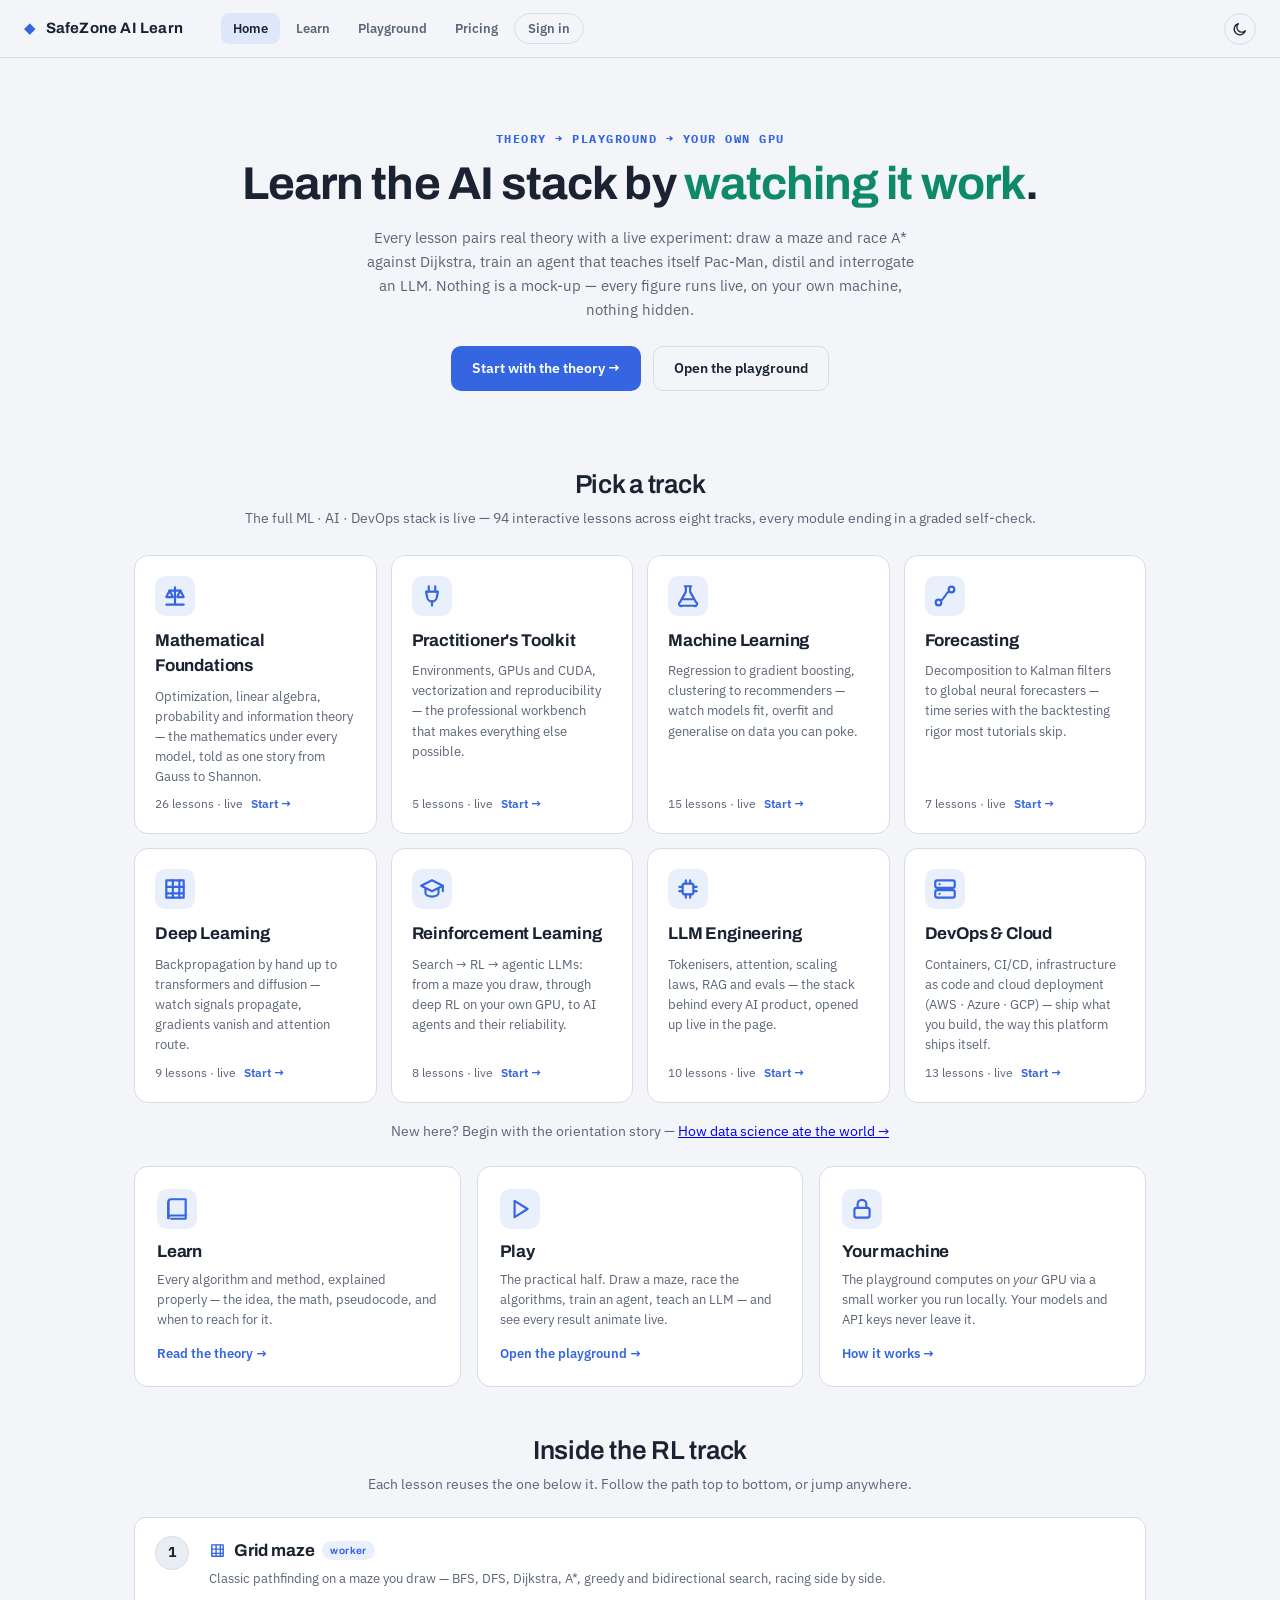
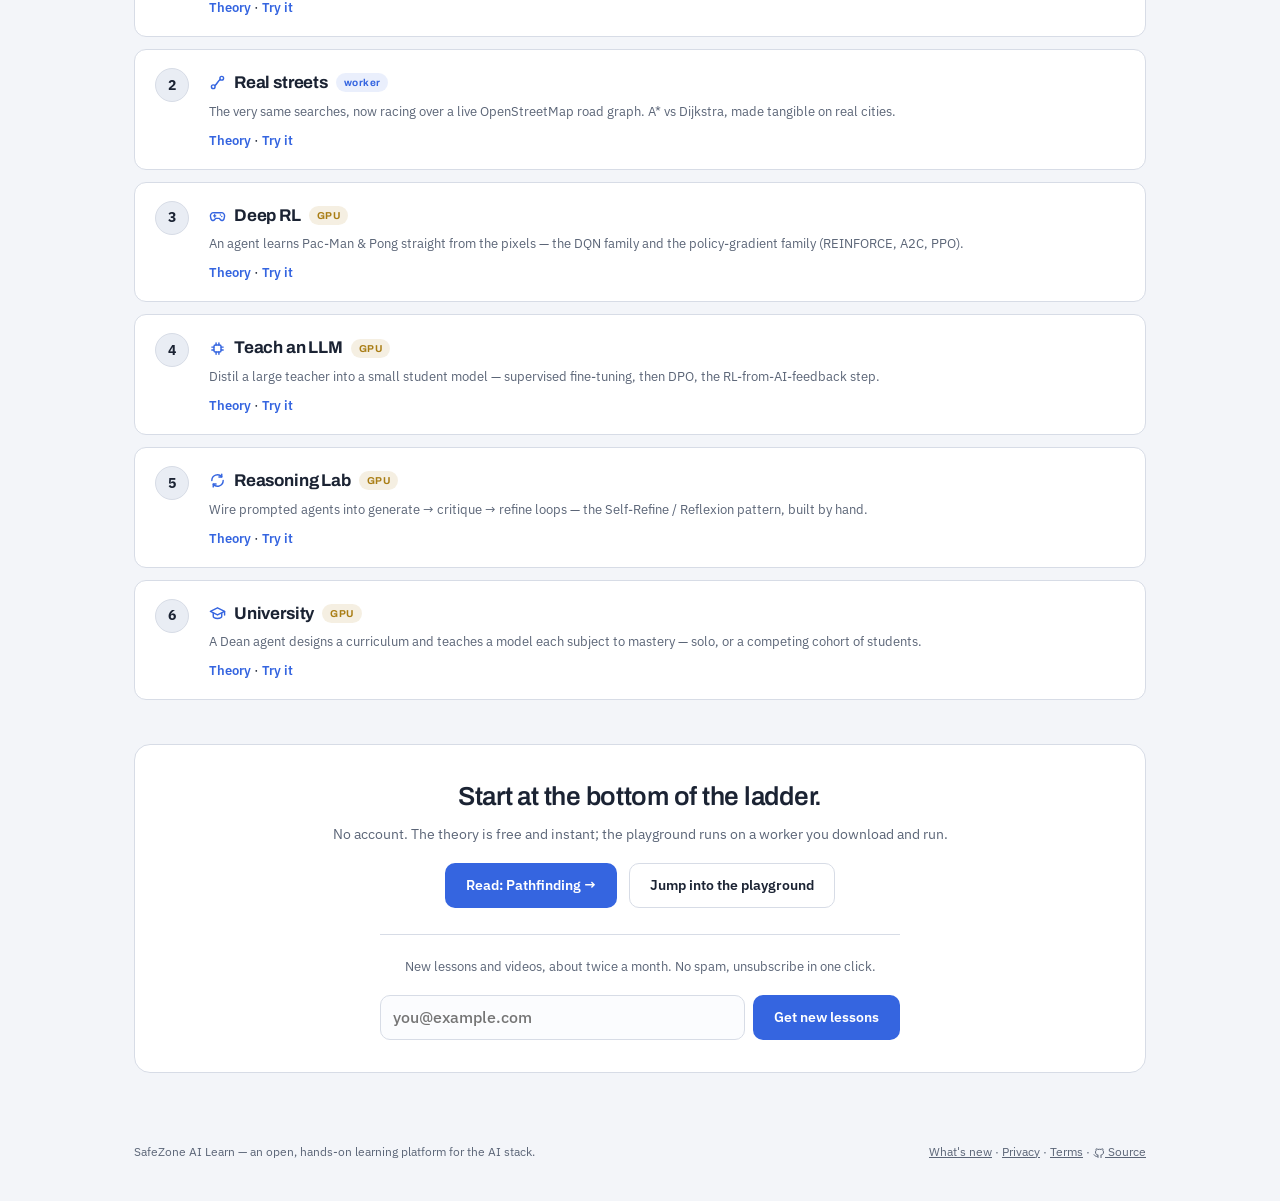
<file: rl_learning/server/static/index.html>
<!DOCTYPE html>
<html lang="en">
<head>
  <meta charset="UTF-8" />
  <meta name="viewport" content="width=device-width, initial-scale=1.0" />
  <title>SafeZone AI Learn — watch algorithms work, from pathfinding to agentic LLMs</title>
  <meta name="description" content="A hands-on learning platform for the full AI stack — 94 interactive lessons across nine tracks: mathematical foundations, machine learning, deep learning, reinforcement learning, LLM engineering, forecasting and DevOps. Read the theory, watch it run, then train on your own GPU." />
  <meta property="og:title" content="SafeZone AI Learn" />
  <meta property="og:description" content="Learn the AI stack by watching it work. Theory plus a live playground that runs on your own machine." />
  <meta property="og:type" content="website" />
  <meta property="og:url" content="https://rl.safezoneaitech.com/" />
  <meta property="og:site_name" content="SafeZone AI Learn" />
  <meta property="og:image" content="https://rl.safezoneaitech.com/og-default.png" />
  <meta name="twitter:card" content="summary_large_image" />
  <link rel="canonical" href="https://rl.safezoneaitech.com/" />
  <link rel="icon" href="data:image/svg+xml,%3Csvg xmlns='http://www.w3.org/2000/svg' viewBox='0 0 24 24'%3E%3Cpath fill='%235b8cff' d='M12 2 22 12 12 22 2 12z'/%3E%3C/svg%3E" />
  <link rel="preconnect" href="https://fonts.googleapis.com" />
  <link rel="preconnect" href="https://fonts.gstatic.com" crossorigin />
  <link href="https://fonts.googleapis.com/css2?family=Archivo:wght@500;600;700;800&family=IBM+Plex+Mono:wght@400;500&family=IBM+Plex+Sans:ital,wght@0,400;0,500;0,600;1,400&display=swap" rel="stylesheet" />
  <script src="theme.js"></script>
  <link rel="stylesheet" href="style.css" />
  <script src="https://dashboard.safezoneaitech.com/tracker.js"
          data-app="rl_learning"
          data-endpoint="https://qp6sci9cd8.execute-api.eu-west-2.amazonaws.com/prod/track"
          defer></script>
</head>
<body class="page">
  <script src="icons.js"></script>

  <div class="topbar">
    <a class="brand" href="/">
      <span class="brand-mark">◆</span>
      <span class="brand-name">SafeZone AI Learn</span>
    </a>
    <button class="nav-toggle" data-nav-toggle aria-label="Menu">&#9776;</button>
    <nav class="topnav">
      <a href="/" class="active">Home</a>
      <a href="/learn">Learn</a>
      <a href="/play">Playground</a>
      <a href="/pricing">Pricing</a>
      <a href="/login" class="acct" data-account>Sign in</a>
    </nav>
    <div class="topbar-tools">
      <button class="theme-toggle ghost" data-theme-toggle aria-label="Switch between light and dark theme" title="Switch theme">
        <svg class="ic tt-sun"><use href="#i-sun"></use></svg>
        <svg class="ic tt-moon"><use href="#i-moon"></use></svg>
      </button>
    </div>
  </div>

  <main class="page-main">
    <!-- Hero -->
    <section class="hero">
      <p class="hero-kicker">theory → playground → your own GPU</p>
      <h1 class="hero-title">Learn the AI stack by <span class="accent">watching it work</span>.</h1>
      <p class="hero-lede">
        Every lesson pairs real theory with a live experiment: draw a maze and race A* against
        Dijkstra, train an agent that teaches itself Pac-Man, distil and interrogate an LLM.
        Nothing is a mock-up — every figure runs live, on your own machine, nothing hidden.
      </p>
      <div class="hero-cta">
        <a href="/learn" class="btn btn-primary">Start with the theory →</a>
        <a href="/play" class="btn btn-ghost">Open the playground</a>
      </div>
    </section>

    <!-- Track catalog -->
    <section class="track-catalog">
      <h2 class="section-h">Pick a track</h2>
      <p class="section-sub">The full ML · AI · DevOps stack is live — 94 interactive lessons across eight tracks, every module ending in a graded self-check.</p>

      <div class="tracks">
        <a class="track-card" href="/learn#foundations">
          <span class="track-ic"><svg class="ic ic-lg"><use href="#i-scale"></use></svg></span>
          <h3>Mathematical Foundations</h3>
          <p>Optimization, linear algebra, probability and information theory — the mathematics under every model, told as one story from Gauss to Shannon.</p>
          <span class="track-meta"><span>26 lessons · live</span><span class="go">Start →</span></span>
        </a>
        <a class="track-card" href="/learn#toolkit">
          <span class="track-ic"><svg class="ic ic-lg"><use href="#i-plug"></use></svg></span>
          <h3>Practitioner's Toolkit</h3>
          <p>Environments, GPUs and CUDA, vectorization and reproducibility — the professional workbench that makes everything else possible.</p>
          <span class="track-meta"><span>5 lessons · live</span><span class="go">Start →</span></span>
        </a>
        <a class="track-card" href="/learn#ml">
          <span class="track-ic"><svg class="ic ic-lg"><use href="#i-flask"></use></svg></span>
          <h3>Machine Learning</h3>
          <p>Regression to gradient boosting, clustering to recommenders — watch models fit, overfit and generalise on data you can poke.</p>
          <span class="track-meta"><span>15 lessons · live</span><span class="go">Start →</span></span>
        </a>
        <a class="track-card" href="/learn#forecasting">
          <span class="track-ic"><svg class="ic ic-lg"><use href="#i-route"></use></svg></span>
          <h3>Forecasting</h3>
          <p>Decomposition to Kalman filters to global neural forecasters — time series with the backtesting rigor most tutorials skip.</p>
          <span class="track-meta"><span>7 lessons · live</span><span class="go">Start →</span></span>
        </a>
        <a class="track-card" href="/learn#dl">
          <span class="track-ic"><svg class="ic ic-lg"><use href="#i-grid"></use></svg></span>
          <h3>Deep Learning</h3>
          <p>Backpropagation by hand up to transformers and diffusion — watch signals propagate, gradients vanish and attention route.</p>
          <span class="track-meta"><span>9 lessons · live</span><span class="go">Start →</span></span>
        </a>
        <a class="track-card" href="/learn#rl">
          <span class="track-ic"><svg class="ic ic-lg"><use href="#i-cap"></use></svg></span>
          <h3>Reinforcement Learning</h3>
          <p>Search → RL → agentic LLMs: from a maze you draw, through deep RL on your own GPU, to AI agents and their reliability.</p>
          <span class="track-meta"><span>8 lessons · live</span><span class="go">Start →</span></span>
        </a>
        <a class="track-card" href="/learn#llm">
          <span class="track-ic"><svg class="ic ic-lg"><use href="#i-chip"></use></svg></span>
          <h3>LLM Engineering</h3>
          <p>Tokenisers, attention, scaling laws, RAG and evals — the stack behind every AI product, opened up live in the page.</p>
          <span class="track-meta"><span>10 lessons · live</span><span class="go">Start →</span></span>
        </a>
        <a class="track-card" href="/learn#devops">
          <span class="track-ic"><svg class="ic ic-lg"><use href="#i-server"></use></svg></span>
          <h3>DevOps &amp; Cloud</h3>
          <p>Containers, CI/CD, infrastructure as code and cloud deployment (AWS · Azure · GCP) — ship what you build, the way this platform ships itself.</p>
          <span class="track-meta"><span>13 lessons · live</span><span class="go">Start →</span></span>
        </a>
      </div>
      <p class="section-sub" style="margin-top:18px">New here? Begin with the orientation story — <a href="/learn/why-data-science">How data science ate the world →</a></p>
    </section>

    <!-- The three parts -->
    <section class="trio">
      <div class="trio-card">
        <span class="trio-ic"><svg class="ic ic-lg"><use href="#i-book"></use></svg></span>
        <h3>Learn</h3>
        <p>Every algorithm and method, explained properly — the idea, the math, pseudocode, and when to reach for it.</p>
        <a href="/learn">Read the theory →</a>
      </div>
      <div class="trio-card">
        <span class="trio-ic"><svg class="ic ic-lg"><use href="#i-play"></use></svg></span>
        <h3>Play</h3>
        <p>The practical half. Draw a maze, race the algorithms, train an agent, teach an LLM — and see every result animate live.</p>
        <a href="/play">Open the playground →</a>
      </div>
      <div class="trio-card">
        <span class="trio-ic"><svg class="ic ic-lg"><use href="#i-lock"></use></svg></span>
        <h3>Your machine</h3>
        <p>The playground computes on <em>your</em> GPU via a small worker you run locally. Your models and API keys never leave it.</p>
        <a href="/learn#how">How it works →</a>
      </div>
    </section>

    <!-- The RL track syllabus -->
    <section class="ladder-overview">
      <h2 class="section-h">Inside the RL track</h2>
      <p class="section-sub">Each lesson reuses the one below it. Follow the path top to bottom, or jump anywhere.</p>

      <ol class="rung-cards">
        <li class="rung-card" data-act="Search">
          <span class="rc-n">1</span>
          <div class="rc-body">
            <h3><svg class="ic"><use href="#i-grid"></use></svg> Grid maze <span class="rc-tag free">worker</span></h3>
            <p>Classic pathfinding on a maze you draw — BFS, DFS, Dijkstra, A*, greedy and bidirectional search, racing side by side.</p>
            <div class="rc-links"><a href="/learn/rl/pathfinding">Theory</a> · <a href="/play">Try it</a></div>
          </div>
        </li>
        <li class="rung-card" data-act="Search">
          <span class="rc-n">2</span>
          <div class="rc-body">
            <h3><svg class="ic"><use href="#i-route"></use></svg> Real streets <span class="rc-tag free">worker</span></h3>
            <p>The very same searches, now racing over a live OpenStreetMap road graph. A* vs Dijkstra, made tangible on real cities.</p>
            <div class="rc-links"><a href="/learn/rl/pathfinding">Theory</a> · <a href="/play">Try it</a></div>
          </div>
        </li>
        <li class="rung-card" data-act="Deep RL">
          <span class="rc-n">3</span>
          <div class="rc-body">
            <h3><svg class="ic"><use href="#i-gamepad"></use></svg> Deep RL <span class="rc-tag gpu">GPU</span></h3>
            <p>An agent learns Pac-Man &amp; Pong straight from the pixels — the DQN family and the policy-gradient family (REINFORCE, A2C, PPO).</p>
            <div class="rc-links"><a href="/learn/rl/deep-rl">Theory</a> · <a href="/play">Try it</a></div>
          </div>
        </li>
        <li class="rung-card" data-act="Agentic LLMs">
          <span class="rc-n">4</span>
          <div class="rc-body">
            <h3><svg class="ic"><use href="#i-chip"></use></svg> Teach an LLM <span class="rc-tag gpu">GPU</span></h3>
            <p>Distil a large teacher into a small student model — supervised fine-tuning, then DPO, the RL-from-AI-feedback step.</p>
            <div class="rc-links"><a href="/learn/rl/teach-llm">Theory</a> · <a href="/play">Try it</a></div>
          </div>
        </li>
        <li class="rung-card" data-act="Agentic LLMs">
          <span class="rc-n">5</span>
          <div class="rc-body">
            <h3><svg class="ic"><use href="#i-loop"></use></svg> Reasoning Lab <span class="rc-tag gpu">GPU</span></h3>
            <p>Wire prompted agents into generate → critique → refine loops — the Self-Refine / Reflexion pattern, built by hand.</p>
            <div class="rc-links"><a href="/learn/rl/reasoning">Theory</a> · <a href="/play">Try it</a></div>
          </div>
        </li>
        <li class="rung-card" data-act="Agentic LLMs">
          <span class="rc-n">6</span>
          <div class="rc-body">
            <h3><svg class="ic"><use href="#i-cap"></use></svg> University <span class="rc-tag gpu">GPU</span></h3>
            <p>A Dean agent designs a curriculum and teaches a model each subject to mastery — solo, or a competing cohort of students.</p>
            <div class="rc-links"><a href="/learn/rl/university">Theory</a> · <a href="/play">Try it</a></div>
          </div>
        </li>
      </ol>
    </section>

    <!-- Closing CTA -->
    <section class="closing">
      <h2>Start at the bottom of the ladder.</h2>
      <p>No account. The theory is free and instant; the playground runs on a worker you download and run.</p>
      <div class="hero-cta">
        <a href="/learn/rl/pathfinding" class="btn btn-primary">Read: Pathfinding →</a>
        <a href="/play" class="btn btn-ghost">Jump into the playground</a>
      </div>

      <!-- Newsletter (double opt-in; see terraform/newsletter.tf) -->
      <div class="nl" data-newsletter>
        <p class="nl-copy">New lessons and videos, about twice a month. No spam, unsubscribe in one click.</p>
        <form class="nl-form" data-nl-form data-source="home" novalidate>
          <label class="sr-only" for="nl-email">Email address</label>
          <input id="nl-email" type="email" name="email" placeholder="you@example.com" required autocomplete="email" inputmode="email" />
          <button type="submit" class="btn btn-primary">Get new lessons</button>
        </form>
      </div>
    </section>
  </main>

  <footer class="page-foot">
    <span>SafeZone AI Learn — an open, hands-on learning platform for the AI stack.</span>
    <span><a href="/changelog">What's new</a> · <a href="/privacy">Privacy</a> · <a href="/terms">Terms</a> · <a href="https://github.com/rolgvr/rl-playground" target="_blank" rel="noopener"><svg class="ic"><use href="#i-github"></use></svg> Source</a></span>
  </footer>

  <script>
    // Newsletter — static-page mirror of the site's newsletter.js (this page
    // is outside the Astro bundle). Posts to the same API the accounts use;
    // the API origin comes from /auth-config.json, written at deploy time.
    (function () {
      var FORM_SEL = "[data-nl-form]";
      function toast(text, kind) {
        var t = document.createElement("div");
        t.className = "szl-toast " + (kind || "");
        t.setAttribute("role", "status");
        t.textContent = text;
        document.body.appendChild(t);
        requestAnimationFrame(function () { t.classList.add("show"); });
        setTimeout(function () { t.classList.remove("show"); setTimeout(function () { t.remove(); }, 300); }, 5000);
      }
      // After the confirm / unsubscribe hop the API sends people back here.
      try {
        var q = new URLSearchParams(location.search);
        if (q.has("subscribed")) toast(q.get("subscribed") === "1" ? "You're subscribed ✓" : "That confirmation link isn't valid any more.", q.get("subscribed") === "1" ? "good" : "warn");
        else if (q.has("unsubscribed")) toast(q.get("unsubscribed") === "1" ? "You're unsubscribed." : "That unsubscribe link isn't valid.", q.get("unsubscribed") === "1" ? "" : "warn");
        if (q.has("subscribed") || q.has("unsubscribed")) history.replaceState(null, "", location.pathname);
      } catch (e) { /* no URL API — nothing to announce */ }

      var form = document.querySelector(FORM_SEL);
      if (!form) return;
      form.addEventListener("submit", function (ev) {
        ev.preventDefault();
        var input = form.querySelector("input[type=email]");
        var email = (input.value || "").trim();
        if (!email || !input.checkValidity()) { input.focus(); input.reportValidity && input.reportValidity(); return; }
        form.classList.add("busy");
        fetch("/auth-config.json").then(function (r) { return r.ok ? r.json() : null; }).catch(function () { return null; })
          .then(function (cfg) {
            if (!cfg || !cfg.apiUrl) throw new Error("no api");
            return fetch(cfg.apiUrl + "/newsletter/subscribe", {
              method: "POST", headers: { "content-type": "application/json" },
              body: JSON.stringify({ email: email, source: form.getAttribute("data-source") || "home" }),
            });
          })
          .then(function (r) {
            if (!r || !r.ok) throw new Error("bad status");
            var done = document.createElement("p");
            done.className = "nl-done";
            done.innerHTML = '<svg class="ic"><use href="#i-check"></use></svg> Check your inbox to confirm.';
            form.replaceWith(done);
          })
          .catch(function () {
            form.classList.remove("busy");
            toast("Couldn't sign you up just now — try again in a minute.", "warn");
          });
      });
    })();
  </script>

  <script>
    // Account chip — static-page mirror of paintChip() in the site's auth.js
    // (this page is outside the Astro bundle, so it reads the session itself).
    (function () {
      try {
        var s = JSON.parse(localStorage.getItem("szl-auth"));
        var chip = document.querySelector("[data-account]");
        if (chip && s && s.email) {
          chip.textContent = s.email;
          chip.href = "/account";
          chip.title = "Your account";
          chip.classList.add("signed-in");
        }
      } catch (e) { /* signed out — the static "Sign in" stands */ }
    })();
  </script>
</body>
</html>
</file>
<file: rl_learning/server/static/style.css>
/* ============================================================================
   SafeZone AI · Learning platform stylesheet.

   ONE token system, TWO themes, ONE type scale.

   Rules of the file:
     - Every color is a token from the :root block (or a color-mix of one).
       No stray hex values in component rules — that is how the old sheet ended
       up with two palettes.
     - Every font-size is a --fs-* step. No fractional px sizes.
     - Dark is the product's native theme (bare :root). Light is applied by the
       OS preference, and an explicit user choice (data-theme on <html>, set by
       theme.js) beats the OS in both directions.
     - Canvas renderers read these same tokens via RLTheme (theme.js), so the
       maze, race cards and training curves follow the theme too.
   ========================================================================== */

:root {
  /* -- surfaces & text (dark: the native theme) -- */
  --bg: #0f1117;
  --panel: #181b24;
  --panel-2: #1f2330;
  --ink: #e6e9f0;
  --ink-strong: #ffffff;
  --muted: #9aa3b2;
  --muted-2: #7a869c;
  --border: #2a2f3d;
  --code-bg: #0b0e15;
  --code-ink: #cdd6e6;
  --prose: #cdd3df;

  /* -- brand accent + semantic colors -- */
  --accent: #5b8cff;
  --accent-hover: #6f9bff;
  --on-accent: #ffffff;
  --good: #3ad29f;
  --on-good: #07120d;
  --warn: #ffd166;
  --danger: #ff5c7a;

  /* soft (translucent) fills for chips, gates, bands */
  --accent-soft: rgba(91, 140, 255, 0.14);
  --accent-soft-border: rgba(91, 140, 255, 0.3);
  --good-soft: rgba(58, 210, 159, 0.14);
  --good-soft-border: rgba(58, 210, 159, 0.3);
  --warn-soft: rgba(255, 209, 102, 0.14);
  --warn-soft-border: rgba(255, 209, 102, 0.32);
  --danger-soft: rgba(255, 92, 122, 0.12);
  --danger-soft-border: rgba(255, 92, 122, 0.35);
  --active-bg: #20304f;              /* selected tab / current rung fill */

  /* -- the world (canvas + swatch tokens; RLTheme reads these) -- */
  --cell: #11141b;
  --wall: #2b2f3c;
  --grid-line: #262b38;
  --mud: #6b4f2a;
  --start: #3ad29f;
  --goal: #ff5c7a;
  --visited: #2a4a7a;
  --path: #ffd166;
  --path-final: #ffffff;             /* the chosen route on race cards */
  --road-base: #33384a;              /* faint road network on race cards */
  --curve-score: #ffd166;            /* training-curve stroke (games) */
  --curve-loss: #3ad29f;             /* training-curve stroke (LLM)   */

  /* -- typography -- */
  --font-display: "Archivo", "IBM Plex Sans", "Segoe UI", system-ui, sans-serif;
  --font-body: "IBM Plex Sans", "Segoe UI", system-ui, -apple-system, sans-serif;
  --font-mono: "IBM Plex Mono", ui-monospace, "Cascadia Code", monospace;

  --fs-2xs: 10px;                    /* chips, uppercase micro-labels     */
  --fs-xs: 11px;                     /* fine print, badges                */
  --fs-sm: 12px;                     /* secondary UI, hints               */
  --fs-md: 13px;                     /* dense UI text, buttons            */
  --fs-base: 14px;                   /* default UI text                   */
  --fs-lg: 15px;                     /* reading text                      */
  --fs-xl: 17px;                     /* card titles, h3                   */
  --fs-2xl: 21px;                    /* view titles                       */
  --fs-3xl: 26px;                    /* chapter headings                  */
  --fs-4xl: 33px;                    /* page headings                     */
  --fs-hero: clamp(34px, 5vw, 46px); /* home hero                         */

  /* -- layout -- */
  --topbar-h: 58px;
  --radius: 8px;
  --radius-lg: 12px;
  --shadow-pop: 0 6px 24px rgba(0, 0, 0, 0.5);
  --scrim: rgba(4, 6, 12, 0.72);
}

/* Light theme — applied by OS preference unless the user explicitly chose dark. */
@media (prefers-color-scheme: light) {
  :root:not([data-theme="dark"]) {
    --bg: #f3f5f9;
    --panel: #ffffff;
    --panel-2: #e9edf4;
    --ink: #1b2333;
    --ink-strong: #0c1220;
    --muted: #5b6577;
    --muted-2: #75808f;
    --border: #d7dce6;
    --code-bg: #eef1f7;
    --code-ink: #35405a;
    --prose: #2c3547;

    --accent: #3565e0;
    --accent-hover: #2a55c4;
    --on-accent: #ffffff;
    --good: #0e8a68;
    --on-good: #ffffff;
    --warn: #a97d14;
    --danger: #cf3d5c;

    --accent-soft: rgba(53, 101, 224, 0.1);
    --accent-soft-border: rgba(53, 101, 224, 0.3);
    --good-soft: rgba(14, 138, 104, 0.1);
    --good-soft-border: rgba(14, 138, 104, 0.3);
    --warn-soft: rgba(169, 125, 20, 0.12);
    --warn-soft-border: rgba(169, 125, 20, 0.34);
    --danger-soft: rgba(207, 61, 92, 0.08);
    --danger-soft-border: rgba(207, 61, 92, 0.3);
    --active-bg: #dfe8fb;

    --cell: #fbfcfe;
    --wall: #414b61;
    --grid-line: #dde2ec;
    --mud: #c9a26b;
    --start: #0e8a68;
    --goal: #cf3d5c;
    --visited: #a9c4ee;
    --path: #e08c00;
    --path-final: #1b2333;
    --road-base: #c3cbd9;
    --curve-score: #e08c00;
    --curve-loss: #0e8a68;

    --shadow-pop: 0 6px 24px rgba(23, 32, 51, 0.18);
    --scrim: rgba(23, 30, 45, 0.45);
  }
}
/* The explicit choice wins over the OS in both directions. */
:root[data-theme="light"] {
  --bg: #f3f5f9;
  --panel: #ffffff;
  --panel-2: #e9edf4;
  --ink: #1b2333;
  --ink-strong: #0c1220;
  --muted: #5b6577;
  --muted-2: #75808f;
  --border: #d7dce6;
  --code-bg: #eef1f7;
  --code-ink: #35405a;
  --prose: #2c3547;

  --accent: #3565e0;
  --accent-hover: #2a55c4;
  --on-accent: #ffffff;
  --good: #0e8a68;
  --on-good: #ffffff;
  --warn: #a97d14;
  --danger: #cf3d5c;

  --accent-soft: rgba(53, 101, 224, 0.1);
  --accent-soft-border: rgba(53, 101, 224, 0.3);
  --good-soft: rgba(14, 138, 104, 0.1);
  --good-soft-border: rgba(14, 138, 104, 0.3);
  --warn-soft: rgba(169, 125, 20, 0.12);
  --warn-soft-border: rgba(169, 125, 20, 0.34);
  --danger-soft: rgba(207, 61, 92, 0.08);
  --danger-soft-border: rgba(207, 61, 92, 0.3);
  --active-bg: #dfe8fb;

  --cell: #fbfcfe;
  --wall: #414b61;
  --grid-line: #dde2ec;
  --mud: #c9a26b;
  --start: #0e8a68;
  --goal: #cf3d5c;
  --visited: #a9c4ee;
  --path: #e08c00;
  --path-final: #1b2333;
  --road-base: #c3cbd9;
  --curve-score: #e08c00;
  --curve-loss: #0e8a68;

  --shadow-pop: 0 6px 24px rgba(23, 32, 51, 0.18);
  --scrim: rgba(23, 30, 45, 0.45);
}

/* ============================== base ==================================== */

* { box-sizing: border-box; }

body {
  margin: 0;
  font-family: var(--font-body);
  font-size: var(--fs-base);
  background: var(--bg);
  color: var(--ink);
  line-height: 1.5;
}

:focus-visible {
  outline: 2px solid var(--accent);
  outline-offset: 2px;
  border-radius: 3px;
}

@media (prefers-reduced-motion: reduce) {
  *, *::before, *::after {
    animation-duration: 0.01ms !important;
    transition-duration: 0.01ms !important;
    scroll-behavior: auto !important;
  }
}

h1, h2, h3, h4 { font-family: var(--font-display); letter-spacing: -0.01em; }

header { padding: 18px 28px 6px; }
header h1 { margin: 0; font-size: var(--fs-2xl); }
header .stage { margin: 4px 0 0; color: var(--muted); font-size: var(--fs-base); }

h2 { font-size: var(--fs-lg); margin: 0 0 10px; font-weight: 600; }
.hint, .muted { color: var(--muted); font-weight: 400; font-size: var(--fs-sm); }

/* Inline SVG icons (icons.js injects the sprite). */
.ic {
  width: 1em; height: 1em;
  vertical-align: -0.14em;
  fill: none;
  stroke: currentColor;
  stroke-width: 2;
  stroke-linecap: round;
  stroke-linejoin: round;
  flex: none;
}
.ic-lg { width: 1.3em; height: 1.3em; vertical-align: -0.24em; }

/* The playground's two-column work area. Scoped to the app shell so content
   pages (Home/Learn/404) can use a plain <main> that flows normally. */
.app-shell main {
  display: grid;
  grid-template-columns: minmax(0, 1fr) minmax(280px, 340px);
  gap: 18px;
  padding: 14px 28px;
  align-items: start;
}

.editor-panel, .controls-panel {
  background: var(--panel);
  border: 1px solid var(--border);
  border-radius: var(--radius-lg);
  padding: 16px;
}

#leafletMap {
  height: 420px;
  border-radius: var(--radius);
  border: 1px solid var(--grid-line);
  overflow: hidden;
  z-index: 0;
}
#mapHelp { margin-top: 0; }
.leaflet-container { background: var(--cell); }

.canvas-wrap {
  display: flex;
  justify-content: center;
  background: var(--cell);
  border: 1px solid var(--grid-line);
  border-radius: var(--radius);
  padding: 8px;
  overflow: auto;
}
canvas { display: block; image-rendering: pixelated; }
#editor { cursor: crosshair; max-width: 100%; }

.toolbar {
  display: flex;
  flex-wrap: wrap;
  gap: 8px;
  margin-bottom: 12px;
  align-items: center;
}
.toolbar.second { margin: 12px 0 0; }
.tool-group { display: flex; flex-wrap: wrap; gap: 6px; }

button {
  font: inherit;
  font-size: var(--fs-md);
  cursor: pointer;
  border-radius: var(--radius);
  border: 1px solid var(--border);
  background: var(--panel-2);
  color: var(--ink);
  padding: 7px 11px;
  transition: background .12s, border-color .12s, transform .05s;
}
button:hover { background: color-mix(in srgb, var(--panel-2) 82%, var(--ink)); }
button:active { transform: translateY(1px); }
.tool.active { border-color: var(--accent); background: var(--active-bg); }
.action { font-size: var(--fs-md); }

.primary {
  background: var(--accent);
  border-color: var(--accent);
  color: var(--on-accent);
  font-weight: 600;
  flex: 1;
}
.primary:hover { background: var(--accent-hover); }
.ghost { background: transparent; }
button:disabled { opacity: .45; cursor: not-allowed; }

.checkbox, .slider-row {
  display: flex;
  align-items: center;
  gap: 8px;
  font-size: var(--fs-md);
  color: var(--muted);
}
.slider-row { flex-direction: column; align-items: stretch; margin: 16px 0; }
.slider-row input { width: 100%; accent-color: var(--accent); }
input[type="checkbox"], input[type="range"] { accent-color: var(--accent); }

.select-row { display: flex; gap: 6px; margin-bottom: 10px; }
.tiny { font-size: var(--fs-xs); padding: 4px 9px; }
.algo-item .fam {
  margin-left: auto; font-size: var(--fs-2xs); text-transform: uppercase; letter-spacing: .04em;
  color: var(--muted); border: 1px solid var(--border); border-radius: 999px; padding: 1px 7px;
}
.algo-list { display: flex; flex-direction: column; gap: 8px; margin-bottom: 8px; max-height: 360px; overflow-y: auto; }
.algo-item {
  border: 1px solid var(--border);
  border-radius: 9px;
  padding: 9px 11px;
  background: var(--panel-2);
  cursor: pointer;
}
.algo-item.selected { border-color: var(--accent); background: var(--accent-soft); }
.algo-item .row { display: flex; align-items: center; gap: 8px; }
.algo-item .swatch { width: 12px; height: 12px; border-radius: 3px; flex: none; }
.algo-item b { font-size: var(--fs-md); }
.algo-item p { margin: 5px 0 0 20px; font-size: var(--fs-xs); color: var(--muted); }

.run-buttons { display: flex; gap: 8px; margin-top: 6px; }

.status { margin-top: 12px; font-size: var(--fs-md); color: var(--muted); min-height: 18px; }

.legend { margin-top: 16px; font-size: var(--fs-sm); color: var(--muted); }
.legend summary { cursor: pointer; color: var(--ink); }
.legend ul { margin: 8px 0 0; padding-left: 18px; }
.legend li { margin: 4px 0; }

/* ---------------- race track ---------------- */
.race-track {
  display: grid;
  grid-template-columns: repeat(auto-fit, minmax(260px, 1fr));
  gap: 16px;
  padding: 0 28px 40px;
}
.race-card {
  background: var(--panel);
  border: 1px solid var(--border);
  border-radius: var(--radius-lg);
  padding: 14px;
}
.race-card.winner { border-color: var(--good); box-shadow: 0 0 0 1px var(--good); }
.race-card .card-head {
  display: flex; align-items: center; justify-content: space-between;
  margin-bottom: 10px;
}
.race-card .title { display: flex; align-items: center; gap: 8px; font-weight: 600; }
.race-card .badge {
  font-size: var(--fs-xs); padding: 2px 8px; border-radius: 999px;
  background: var(--panel-2); color: var(--muted);
}
.race-card.winner .badge { background: var(--good); color: var(--on-good); }
.race-card .canvas-host {
  background: var(--cell); border: 1px solid var(--grid-line);
  border-radius: var(--radius); padding: 6px; display: flex; justify-content: center;
}
.metrics {
  display: grid; grid-template-columns: 1fr 1fr; gap: 6px 12px;
  margin-top: 10px; font-size: var(--fs-sm);
}
.metrics .m { display: flex; justify-content: space-between; }
.metrics .m span:first-child { color: var(--muted); }
.metrics .m b { font-variant-numeric: tabular-nums; }

.empty-note {
  grid-column: 1 / -1; text-align: center; color: var(--muted);
  padding: 30px; font-size: var(--fs-base);
}

/* rl controls + cards */
.checkbox.slippery { margin: 12px 0 4px; }
.tiny-note { font-size: var(--fs-xs); margin: 4px 0 0; }

/* pac-man / deep-rl controls */
.game-select { display: flex; gap: 6px; margin-bottom: 12px; }
.game-select button { flex: 1; font-weight: 600; }
.game-select button.active { border-color: var(--accent); background: var(--active-bg); }
#pacCanvas { display: block; image-rendering: auto; max-width: 100%; }
.playbar { align-items: center; gap: 12px; }
.ckscrub { margin: 10px 0; }
.ckscrub input { width: 100%; }
.how { margin: 6px 0 0 20px; font-size: var(--fs-xs); }
.how summary { cursor: pointer; color: var(--accent); }
.how-body { margin-top: 6px; color: var(--muted); line-height: 1.5; }
.how-body code { background: var(--code-bg); padding: 1px 5px; border-radius: 4px; color: var(--warn); }
.hyper-box { margin: 10px 0; border-top: 1px solid var(--border); padding-top: 10px; }
.hyper-title { font-size: var(--fs-sm); color: var(--muted); text-transform: uppercase; letter-spacing: .05em; margin-bottom: 8px; }
.hyper-row { display: grid; grid-template-columns: 1fr 1.1fr auto; align-items: center; gap: 8px; margin: 6px 0; font-size: var(--fs-sm); }
.hyper-row .hp-name { color: var(--ink); }
.hyper-row .hp-val { font-variant-numeric: tabular-nums; font-family: var(--font-mono); color: var(--good); min-width: 48px; text-align: right; }

.item-actions { margin: 6px 0 0 20px; }
.codebtn { font-size: var(--fs-xs); padding: 3px 9px; font-family: var(--font-mono); }

/* code modal */
.modal { position: fixed; inset: 0; background: var(--scrim); display: flex;
  align-items: center; justify-content: center; z-index: 1000; }
.modal[hidden] { display: none; }   /* [hidden] must beat display:flex */
.modal-box { background: var(--panel); border: 1px solid var(--border); border-radius: var(--radius-lg);
  width: min(900px, 92vw); max-height: 86vh; display: flex; flex-direction: column; }
.modal-head { display: flex; justify-content: space-between; align-items: center;
  padding: 12px 16px; border-bottom: 1px solid var(--border); }
.code-pre { margin: 0; overflow: auto; padding: 16px; font-family: var(--font-mono);
  font-size: var(--fs-sm); line-height: 1.5; color: var(--code-ink); white-space: pre; }

/* campus (game-like agent view) */
.campus-wrap { margin: 12px 0; border: 1px solid var(--border); border-radius: var(--radius-lg);
  background: var(--panel-2); padding: 10px; }
.campus-head { font-weight: 600; margin-bottom: 8px; }
/* The campus is in-world art with its own palette; the frame stays neutral. */
#campus { width: 100%; height: auto; display: block; border-radius: var(--radius); background: #0f1f17; }
.campus-legend { display: flex; flex-wrap: wrap; gap: 6px 14px; margin-top: 8px;
  font-size: var(--fs-xs); color: var(--muted); }

/* cohort leaderboard */
.cohort-board { margin-top: 10px; border: 1px solid var(--border); border-radius: 10px;
  background: var(--panel); padding: 10px 12px; }
.cb-head { font-weight: 600; margin-bottom: 8px; }
.cb-row { display: flex; align-items: center; gap: 8px; padding: 4px 0; }
.cb-row.win { background: var(--good-soft); border-radius: 6px; }
.cb-rank { width: 18px; text-align: center; color: var(--muted); font-size: var(--fs-sm); }
.cb-name { flex: 1; font-size: var(--fs-md); }
.cb-bar { flex: 1.4; height: 8px; background: var(--panel-2); border-radius: 5px; overflow: hidden; }
.cb-bar > span { display: block; height: 100%; background: linear-gradient(90deg, var(--accent), var(--good)); }
.cb-gpa { width: 42px; text-align: right; font-size: var(--fs-sm); font-weight: 600; font-variant-numeric: tabular-nums; }

/* room tabs (peek into a building) */
.campus-tabs { display: flex; flex-wrap: wrap; gap: 6px; margin-bottom: 8px; }
.cam-tab { background: var(--panel); border: 1px solid var(--border); color: var(--muted);
  border-radius: 999px; padding: 4px 11px; font-size: var(--fs-sm); cursor: pointer; }
.cam-tab:hover { color: var(--ink); }
.cam-tab.on { background: var(--accent-soft); border-color: var(--accent); color: var(--ink); }

/* intervention panel */
.intervene { margin-top: 12px; border: 1px solid var(--border); border-radius: 10px;
  background: var(--panel); padding: 10px; }
.intervene-head { font-weight: 600; margin-bottom: 8px; }
.intervene-row { display: flex; gap: 6px; margin-bottom: 6px; }
.intervene-row input { flex: 1; background: var(--panel-2); border: 1px solid var(--border);
  color: var(--ink); border-radius: var(--radius); padding: 6px 10px; font: inherit; font-size: var(--fs-md); }
.intervene-row .tiny { white-space: nowrap; }

/* you-spoke rows + grade-override buttons */
.cc-row.cc-you { align-self: center; max-width: 94%; }
.cc-row.cc-you .cc-body { background: var(--accent-soft); border-color: var(--accent-soft-border); }
.cc-ovr { margin-top: 5px; font-size: var(--fs-xs); color: var(--muted); display: flex; gap: 6px; align-items: center; }
.cc-ob { background: var(--panel); border: 1px solid var(--border); color: var(--ink);
  border-radius: 6px; padding: 1px 7px; font-size: var(--fs-xs); cursor: pointer; }
.cc-ob:hover { background: var(--accent-soft); }

/* live agent conversation */
.campus-chat-head { font-weight: 600; margin: 12px 0 6px; }
.campus-chat { max-height: 280px; overflow-y: auto; display: flex; flex-direction: column;
  gap: 6px; padding: 8px; border: 1px solid var(--border); border-radius: var(--radius); background: var(--panel); }
.cc-sep { text-align: center; font-size: var(--fs-xs); color: var(--muted); margin: 6px 0 2px; }
.cc-row { display: flex; gap: 8px; align-items: flex-start; max-width: 88%; }
.cc-row.cc-teacher { align-self: flex-start; }
.cc-row.cc-student { align-self: flex-end; flex-direction: row-reverse; }
.cc-av { font-size: 20px; line-height: 1.4; flex-shrink: 0; }
.cc-body { background: var(--panel-2); border: 1px solid var(--border); border-radius: 10px;
  padding: 6px 10px; }
.cc-row.cc-teacher .cc-body { border-top-left-radius: 2px; }
.cc-row.cc-student .cc-body { border-top-right-radius: 2px; background: var(--accent-soft); }
.cc-role { display: block; font-size: var(--fs-xs); color: var(--muted); margin-bottom: 2px; }
.cc-text { font-size: var(--fs-md); line-height: 1.5; color: var(--ink); white-space: pre-wrap; }
.cc-score { border-radius: 5px; padding: 0 5px; }
.cc-score.ok { color: var(--good); } .cc-score.bad { color: var(--danger); }

/* library card + retention badge */
.lib-check { display: inline-flex; align-items: center; gap: 6px; font-size: var(--fs-sm);
  color: var(--muted); margin: 6px 0; cursor: pointer; }
.skill-ret { font-size: var(--fs-xs); font-weight: 600; color: var(--accent); background: var(--accent-soft);
  border-radius: 6px; padding: 1px 6px; white-space: nowrap; }

/* model action buttons */
.skill-actions { display: flex; gap: 6px; flex-wrap: wrap; margin: 8px 0 4px; }
.tiny.danger, .ghost.danger { border-color: var(--danger-soft-border); color: var(--danger); }
.tiny.danger:hover, .ghost.danger:hover { background: var(--danger-soft); }

.rec-thesis { display: flex; justify-content: space-between; align-items: center; gap: 10px;
  border: 1px solid var(--accent-soft-border); border-radius: 10px; background: var(--accent-soft); padding: 10px 12px; margin: 4px 0 10px; }

/* thesis library */
.thesis-card { border: 1px solid var(--border); border-left: 3px solid var(--accent); border-radius: 10px;
  background: var(--panel-2); padding: 10px 12px; margin: 8px 0; cursor: pointer; }
.thesis-card:hover { background: var(--panel); border-left-color: var(--accent-hover); }
.th-row { display: flex; justify-content: space-between; align-items: center; gap: 8px; }
.th-gpa { font-size: var(--fs-sm); font-weight: 600; color: var(--good); background: var(--good-soft); border-radius: 6px; padding: 1px 8px; font-variant-numeric: tabular-nums; }
.th-actions { display: flex; gap: 10px; align-items: center; margin-bottom: 8px; }
.th-actions a { color: var(--accent); text-decoration: none; }
.thesis-specs { border: 1px solid var(--border); border-radius: var(--radius); background: var(--panel-2);
  padding: 8px 12px; margin: 8px 0; }
.thesis-specs table { width: 100%; border-collapse: collapse; margin-top: 6px; font-size: var(--fs-sm); }
.thesis-specs td { padding: 3px 8px; border-bottom: 1px solid var(--border); }
.thesis-specs td:first-child { color: var(--muted); width: 130px; }
.thesis-doc { background: var(--panel); border: 1px solid var(--border); border-radius: var(--radius);
  padding: 14px 18px; margin: 8px 0; line-height: 1.6; }
.thesis-doc h2 { font-size: var(--fs-xl); margin: 4px 0 10px; }
.thesis-doc h3 { font-size: var(--fs-lg); margin: 14px 0 4px; color: var(--accent); }
.thesis-doc p { margin: 6px 0; color: var(--prose); }
.th-cw { border: 1px solid var(--border); border-radius: var(--radius); margin: 5px 0; padding: 4px 10px; background: var(--panel-2); }
.th-cw > summary { cursor: pointer; font-size: var(--fs-md); }

/* learning-record timeline */
.modal-box-wide { width: min(1040px, 94vw); }
.record-body { overflow: auto; padding: 8px 16px 16px; }
.rec-lesson { border: 1px solid var(--border); border-radius: 10px; margin: 8px 0; padding: 6px 12px;
  background: var(--panel-2); border-left: 3px solid var(--accent); }
.rec-lesson > summary { cursor: pointer; list-style: none; display: flex; align-items: center;
  gap: 8px; flex-wrap: wrap; padding: 4px 0; }
.rec-lesson > summary::-webkit-details-marker { display: none; }
.rec-tag { font-size: var(--fs-xs); color: var(--muted); background: var(--panel); border: 1px solid var(--border);
  border-radius: 6px; padding: 1px 7px; }
.rec-mastery { font-size: var(--fs-sm); font-weight: 600; border-radius: 6px; padding: 1px 8px; font-variant-numeric: tabular-nums; }
.rec-mastery.ok { background: var(--good-soft); color: var(--good); }
.rec-mastery.warn { background: var(--warn-soft); color: var(--warn); }
.rec-mastery.bad { background: var(--danger-soft); color: var(--danger); }
.rec-why { margin: 2px 0 6px; font-style: italic; }
.rec-sec-label { font-size: var(--fs-sm); font-weight: 600; color: var(--muted); margin: 10px 0 4px; }
.rec-qa { border: 1px solid var(--border); border-radius: var(--radius); padding: 7px 10px; margin: 5px 0; background: var(--panel); }
.rec-q { font-weight: 600; margin-bottom: 3px; }
.rec-a { font-size: var(--fs-md); color: var(--prose); line-height: 1.45; }
.rec-gold { color: var(--muted); margin-top: 3px; }
.rec-qa.rec-pass { border-left: 3px solid var(--good); }
.rec-qa.rec-partial { border-left: 3px solid var(--warn); }
.rec-qa.rec-fail { border-left: 3px solid var(--danger); }

/* save + saved models */
.save-bar { display: flex; gap: 8px; margin: 10px 0; }
.save-bar input { flex: 1; background: var(--panel-2); border: 1px solid var(--border);
  color: var(--ink); border-radius: var(--radius); padding: 7px 10px; font: inherit; }
.saved-wrap { margin-top: 14px; border-top: 1px solid var(--border); padding-top: 10px; }
.saved-models { display: flex; flex-direction: column; gap: 6px; }
.saved-row { display: flex; align-items: center; justify-content: space-between; gap: 8px;
  background: var(--panel-2); border: 1px solid var(--border); border-radius: var(--radius); padding: 7px 10px; }
.saved-meta { display: flex; flex-direction: column; }
.saved-meta b { font-size: var(--fs-sm); }
.saved-btns { display: flex; gap: 6px; flex: none; }
.saved-btns .action { font-size: var(--fs-xs); padding: 4px 8px; }

/* teach-an-LLM */
.chat-box { display: flex; gap: 8px; margin-bottom: 14px; }
.chat-box textarea { flex: 1; background: var(--panel-2); border: 1px solid var(--border);
  color: var(--ink); border-radius: var(--radius); padding: 9px 11px; font: inherit; resize: vertical; }
.answers { display: grid; grid-template-columns: 1fr 1fr; gap: 14px; }
.answer-col { background: var(--cell); border: 1px solid var(--grid-line); border-radius: 10px; overflow: hidden; }
.answer-col.tuned { border-color: var(--good); }
.answer-head { padding: 8px 12px; background: var(--panel-2); font-size: var(--fs-sm); font-weight: 600; border-bottom: 1px solid var(--border); }
.answer-col.tuned .answer-head { color: var(--good); }
.answer-body { padding: 12px; font-size: var(--fs-md); line-height: 1.55; white-space: pre-wrap; min-height: 120px; }
.llm-step { border: 1px solid var(--border); border-radius: 9px; padding: 10px; margin: 8px 0; background: var(--panel-2); }
.llm-step-head { font-size: var(--fs-sm); font-weight: 600; margin-bottom: 7px; }
.llm-step .action { font-size: var(--fs-sm); margin-right: 6px; }
.key-row { display: flex; gap: 6px; align-items: center; }
.key-row select, .key-row input { background: var(--panel); border: 1px solid var(--border); color: var(--ink);
  border-radius: 7px; padding: 6px 8px; font: inherit; font-size: var(--fs-sm); }
.key-row input { flex: 1; min-width: 0; }

/* eval scorecard */
.scorecard { margin-top: 16px; border: 1px solid var(--border); border-radius: 10px; padding: 14px; background: var(--panel); }
.sc-head { font-weight: 600; font-size: var(--fs-md); margin-bottom: 10px; }
.sc-cols { display: grid; grid-template-columns: 1fr auto 24px auto; gap: 10px; font-size: var(--fs-xs); color: var(--muted); padding: 0 2px 4px; }
.sc-cols span:nth-child(2), .sc-cols span:nth-child(4) { text-align: center; }
.sc-row { display: grid; grid-template-columns: 1fr auto 24px auto; gap: 10px; align-items: center; padding: 7px 2px; border-top: 1px solid var(--border); font-size: var(--fs-sm); }
.sc-label { color: var(--muted); }
.sc-val { font-variant-numeric: tabular-nums; font-family: var(--font-mono); text-align: center; min-width: 52px; padding: 2px 8px; border-radius: 6px; background: var(--panel-2); }
.sc-val.win { background: var(--good-soft); color: var(--good); font-weight: 700; }
.sc-vs { color: var(--muted); font-size: var(--fs-xs); text-align: center; }
.sc-winrate { padding: 9px 2px; border-top: 1px solid var(--border); font-size: var(--fs-sm); }
.sc-winrate .win, .sc-row .win { color: var(--good); }

/* all eval Q&A */
.qa-all { margin-top: 12px; border-top: 1px solid var(--border); padding-top: 8px; }
.qa-all summary { cursor: pointer; color: var(--accent); font-size: var(--fs-sm); }
.qa-item { margin: 12px 0; padding-bottom: 10px; border-bottom: 1px solid var(--border); }
.qa-q { font-size: var(--fs-sm); font-weight: 600; margin-bottom: 7px; }
.qa-verdict { font-weight: 400; font-size: var(--fs-xs); color: var(--muted); border: 1px solid var(--border);
  border-radius: 999px; padding: 1px 7px; margin-left: 6px; }
.qa-verdict.win { color: var(--good); border-color: var(--good); }
.qa-ans { display: grid; grid-template-columns: 1fr 1fr; gap: 10px; }
.qa-col { background: var(--cell); border: 1px solid var(--grid-line); border-radius: var(--radius); padding: 9px;
  font-size: var(--fs-sm); line-height: 1.5; white-space: pre-wrap; }
.qa-col.tuned { border-color: var(--good); }
.qa-tag { display: block; font-size: var(--fs-2xs); text-transform: uppercase; letter-spacing: .05em;
  color: var(--muted); margin-bottom: 5px; }
.qa-col.tuned .qa-tag { color: var(--good); }

/* distillation flowchart */
.llm-flow { padding: 0 28px 48px; }
.llm-flow h2 { margin-bottom: 14px; }
.flow { display: flex; flex-direction: column; gap: 16px; }
.flow-phase { background: var(--panel); border: 1px solid var(--border); border-radius: var(--radius-lg); padding: 14px 16px; }
.phase-label { font-size: var(--fs-sm); text-transform: uppercase; letter-spacing: .05em; color: var(--accent); margin-bottom: 12px; }
.flow-row { display: flex; flex-wrap: wrap; align-items: center; gap: 8px; }
.node { display: flex; flex-direction: column; gap: 2px; background: var(--panel-2); border: 1px solid var(--border);
  border-radius: 10px; padding: 10px 13px; min-width: 130px; font-size: var(--fs-md); }
.node b { font-size: var(--fs-md); }
.node span { font-size: var(--fs-xs); color: var(--muted); }
.node.teacher { border-color: var(--accent); }
.node.student { border-color: var(--accent); }
.node.eval { border-color: var(--good); }
.arrow { color: var(--muted); font-size: 20px; flex: none; }

/* reasoning lab */
.reason-runbar { display: flex; gap: 8px; margin-bottom: 10px; flex-wrap: wrap; }
.reason-runbar input { flex: 1; min-width: 180px; background: var(--panel-2); border: 1px solid var(--border);
  color: var(--ink); border-radius: var(--radius); padding: 8px 11px; font: inherit; }
#drawflow { height: 520px; border: 1px solid var(--grid-line); border-radius: var(--radius);
  background: var(--cell) repeating-linear-gradient(0deg, transparent, transparent 23px, var(--grid-line) 24px),
              repeating-linear-gradient(90deg, transparent, transparent 23px, var(--grid-line) 24px); }
.reason-palette { display: flex; flex-direction: column; gap: 6px; }
.pal-btn { text-align: left; font-size: var(--fs-sm); }
/* drawflow node bodies */
#drawflow .drawflow-node { background: var(--panel); border: 1px solid var(--border); border-radius: 10px; color: var(--ink); width: 210px; }
#drawflow .drawflow-node.selected { border-color: var(--accent); }
.rn-title { font-weight: 600; font-size: var(--fs-sm); margin-bottom: 6px; }
.rn-model, .rn-prompt, .rn-th input { width: 100%; background: var(--panel-2); border: 1px solid var(--border);
  color: var(--ink); border-radius: 6px; padding: 5px 7px; font: inherit; font-size: var(--fs-xs); }
.rn-prompt { margin-top: 5px; resize: vertical; }
.rn-th { display: block; font-size: var(--fs-xs); color: var(--muted); margin-top: 5px; }
.rn-th input { width: 48px; display: inline; }
.rn-ports { display: flex; justify-content: space-between; font-size: var(--fs-2xs); margin-top: 4px; }
.rn-ports .ok { color: var(--good); } .rn-ports .no { color: var(--danger); }
.type-io .rn-title { color: var(--accent); }
.type-critic .rn-title { color: var(--danger); }
.type-gen .rn-title, .type-refine .rn-title { color: var(--good); }
/* run trace */
.reason-trace { display: flex; flex-direction: column; gap: 8px; max-height: 320px; overflow-y: auto; }
.rt-step { border: 1px solid var(--border); border-radius: var(--radius); padding: 8px 10px; background: var(--panel-2); }
.rt-head { font-size: var(--fs-sm); font-weight: 600; margin-bottom: 4px; display: flex; gap: 8px; align-items: center; }
.rt-text { font-size: var(--fs-xs); color: var(--muted); line-height: 1.45; white-space: pre-wrap; max-height: 90px; overflow-y: auto; }
.rt-badge { font-size: var(--fs-2xs); padding: 1px 7px; border-radius: 999px; background: var(--panel); border: 1px solid var(--border); color: var(--muted); }
.rt-badge.ok { color: var(--good); border-color: var(--good); }
.rt-badge.no { color: var(--danger); border-color: var(--danger); }
.reason-final { margin-top: 10px; border: 1px solid var(--good); border-radius: var(--radius); padding: 10px; font-size: var(--fs-sm); line-height: 1.5; white-space: pre-wrap; }
.rf-head { font-weight: 600; color: var(--good); margin-bottom: 6px; }

/* guided-demo caption overlay */
.df-wrap { position: relative; }
.reason-caption { position: absolute; top: 12px; left: 50%; transform: translateX(-50%); z-index: 6;
  background: var(--panel); border: 1px solid var(--accent); border-radius: 10px;
  padding: 10px 16px; font-size: var(--fs-md); max-width: 70%; text-align: center;
  box-shadow: var(--shadow-pop); }
.reason-caption .ok { color: var(--good); } .reason-caption .no { color: var(--danger); }

/* help / legend */
.reason-help { border: 1px solid var(--border); border-radius: 9px; padding: 8px 11px; margin-bottom: 8px; background: var(--panel-2); }
.reason-help summary { cursor: pointer; font-weight: 600; font-size: var(--fs-md); }
.help-steps { margin: 8px 0 0; padding-left: 20px; font-size: var(--fs-sm); line-height: 1.6; }
.help-steps .ok, .legend-list .ok { color: var(--good); }
.help-steps .no, .legend-list .no { color: var(--danger); }
.legend-list { list-style: none; margin: 8px 0 0; padding: 0; font-size: var(--fs-sm); line-height: 1.5; }
.legend-list li { display: flex; align-items: center; gap: 8px; margin: 5px 0; }
.lg-dot { width: 12px; height: 12px; border-radius: 3px; flex: none; }
.lg-dot.io { background: var(--accent); } .lg-dot.gen { background: var(--good); } .lg-dot.critic { background: var(--danger); }
.lg-port { width: 11px; height: 11px; border-radius: 50%; background: var(--warn); flex: none; }

/* auto-improve */
.auto-field { display: block; font-size: var(--fs-sm); color: var(--muted); margin-bottom: 10px; }
.auto-field textarea { width: 100%; margin-top: 5px; background: var(--panel-2); border: 1px solid var(--border);
  color: var(--ink); border-radius: var(--radius); padding: 8px 10px; font: inherit; resize: vertical; }
.auto-grid { display: grid; grid-template-columns: 1fr 1fr; gap: 10px 16px; margin-bottom: 12px; }
.auto-grid label { display: flex; flex-direction: column; gap: 4px; font-size: var(--fs-sm); color: var(--muted); }
.auto-grid input[type=number], .auto-grid input[type=text], .auto-grid select { background: var(--panel-2); border: 1px solid var(--border); color: var(--ink);
  border-radius: 7px; padding: 6px 9px; font: inherit; }
.auto-grid input[type=range] { width: 100%; }
.auto-log { display: flex; flex-direction: column; gap: 3px; max-height: 420px; overflow-y: auto;
  font-size: var(--fs-sm); background: var(--cell); border: 1px solid var(--grid-line); border-radius: var(--radius); padding: 8px; }
.al-row { display: flex; gap: 8px; padding: 3px 2px; border-bottom: 1px solid var(--border); line-height: 1.4; }
.al-ic { flex: none; }
.auto-summary { margin-top: 12px; border: 1px solid var(--good); border-radius: var(--radius); padding: 11px; font-size: var(--fs-sm); }
.as-head { font-weight: 600; color: var(--good); margin-bottom: 8px; }
.as-prompt { color: var(--muted); line-height: 1.5; background: var(--cell); padding: 8px; border-radius: 6px; }

/* live architecture diagram (auto-improve) */
.auto-now { background: var(--panel-2); border: 1px solid var(--border); border-radius: var(--radius); padding: 8px 11px;
  font-size: var(--fs-sm); margin: 8px 0; }
.auto-graph { display: flex; flex-wrap: wrap; align-items: center; gap: 6px; margin: 10px 0;
  min-height: 44px; padding: 10px; background: var(--cell); border: 1px solid var(--grid-line); border-radius: var(--radius); }
.ag-node { display: flex; flex-direction: column; align-items: center; gap: 2px; padding: 8px 12px; font-size: var(--fs-sm);
  border: 1px solid var(--border); border-radius: 9px; background: var(--panel-2); transition: all .15s; }
.ag-node .ag-mdl { font-size: var(--fs-2xs); color: var(--muted); text-transform: uppercase; letter-spacing: .04em; }
.ag-node.type-input, .ag-node.type-output { border-color: var(--accent); }
.ag-node.type-relevance_critic, .ag-node.type-correctness_critic, .ag-node.type-verifier { border-color: var(--danger); }
.ag-node.type-generator, .ag-node.type-refiner, .ag-node.type-self_consistency { border-color: var(--good); }
.ag-node.lit { background: var(--accent); color: var(--on-accent); border-color: var(--accent);
  box-shadow: 0 0 0 3px var(--accent-soft-border); transform: translateY(-1px); }
.ag-node.lit .ag-mdl { color: var(--on-accent); }
.ag-arrow { color: var(--muted); font-size: var(--fs-lg); }

/* config leaderboard */
.auto-board { display: flex; flex-direction: column; gap: 6px; }
.board-row { border: 1px solid var(--border); border-radius: var(--radius); padding: 8px 10px; background: var(--panel-2); }
.board-row.best { border-color: var(--good); box-shadow: 0 0 0 1px var(--good); }
.br-main { font-size: var(--fs-sm); }
.br-tactic { display: block; font-size: var(--fs-xs); color: var(--muted); margin-top: 2px; }
.br-stats { display: flex; flex-wrap: wrap; gap: 10px; font-size: var(--fs-xs); color: var(--muted); margin-top: 6px; }
.br-stats .ok { color: var(--good); } .br-stats .no { color: var(--danger); }

/* university: syllabus + skills */
.uni-syllabus { margin: 10px 0; }
.syl-head { font-size: var(--fs-sm); text-transform: uppercase; letter-spacing: .05em; color: var(--muted); margin-bottom: 6px; }
.syl-row { display: grid; grid-template-columns: 1fr; gap: 4px; padding: 6px 0; }
.syl-name { font-size: var(--fs-sm); display: flex; justify-content: space-between; }
.syl-pct { color: var(--good); font-variant-numeric: tabular-nums; font-family: var(--font-mono); }
.syl-bar { height: 7px; background: var(--panel-2); border-radius: 4px; overflow: hidden; }
.syl-bar.small { height: 5px; }
.syl-bar span { display: block; height: 100%; background: var(--accent); transition: width .3s; }
.syl-row.done .syl-bar span { background: var(--good); }
.syl-row.active .syl-name { color: var(--accent); font-weight: 600; }
.skill-models { display: flex; gap: 6px; margin-bottom: 8px; }
.skill-models select { flex: 1; background: var(--panel-2); border: 1px solid var(--border); color: var(--ink); border-radius: 7px; padding: 6px 8px; font: inherit; font-size: var(--fs-sm); }
.uni-skills { display: flex; flex-direction: column; gap: 6px; }
.skill-row { display: grid; grid-template-columns: auto 1fr auto auto; gap: 8px; align-items: center;
  background: var(--panel-2); border: 1px solid var(--border); border-radius: var(--radius); padding: 7px 10px; }
.skill-main b { font-size: var(--fs-sm); }
.skill-pct { font-size: var(--fs-xs); color: var(--good); font-variant-numeric: tabular-nums; font-family: var(--font-mono); }
.skill-retrain { font-size: var(--fs-xs); }
.uni-test { margin-top: 16px; border-top: 1px solid var(--border); padding-top: 12px; }
.uni-test h3 { font-size: var(--fs-base); margin: 0 0 8px; }

/* drawflow node lighting (reasoning lab) */
#drawflow .drawflow-node.rn-lit { box-shadow: 0 0 0 3px var(--accent), 0 0 18px var(--accent-soft-border); }
#drawflow .drawflow-node.rn-pass { border-color: var(--good) !important; }
#drawflow .drawflow-node.rn-fail { border-color: var(--danger) !important; }
.curve-host {
  margin-top: 8px; background: var(--cell);
  border: 1px solid var(--grid-line); border-radius: 6px; padding: 4px;
}
.curve-host canvas { display: block; width: 100%; height: 46px; }

/* ── Worker connection (cloud deployment only) ──────────────────────────────
   The whole bar is hidden when the Python server serves this page: there is
   nothing to connect to, because the origin *is* the worker. */
#workerBar {
  display: flex;
  align-items: center;
  gap: 10px;
}
#workerBar[hidden] { display: none; }  /* [hidden] must beat display:flex */

.worker-pill {
  display: inline-flex;
  align-items: center;
  gap: 6px;
  padding: 4px 12px;
  border-radius: 999px;
  font-size: var(--fs-sm);
  font-weight: 600;
  cursor: pointer;
  border: 1px solid transparent;
}
.worker-on  { background: var(--good-soft); color: var(--good); border-color: var(--good-soft-border); }
.worker-cpu { background: var(--warn-soft); color: var(--warn); border-color: var(--warn-soft-border); }
.worker-off { background: var(--danger-soft); color: var(--danger); border-color: var(--danger-soft-border); }

.worker-btn {
  padding: 4px 12px;
  border-radius: 6px;
  border: 1px solid var(--border);
  background: var(--panel-2);
  color: var(--ink);
  font-size: var(--fs-sm);
  cursor: pointer;
}
.worker-btn:hover { background: color-mix(in srgb, var(--panel-2) 82%, var(--ink)); }
.worker-btn-primary { background: var(--accent); border-color: var(--accent); color: var(--on-accent); }
.worker-btn-primary:hover { background: var(--accent-hover); }
.worker-btn:disabled { opacity: 0.6; cursor: default; }

/* A stage that needs a GPU we don't have. Greyed, not hidden -- the point is to
   show what becomes available once a worker is attached. */
.stage-locked {
  opacity: 0.45;
  filter: grayscale(1);
}

#pairOverlay {
  position: fixed;
  inset: 0;
  background: var(--scrim);
  display: flex;
  align-items: center;
  justify-content: center;
  z-index: 1000;
}
#pairOverlay[hidden] { display: none; }

.pair-card {
  background: var(--panel);
  border: 1px solid var(--border);
  border-radius: var(--radius-lg);
  padding: 28px 32px;
  max-width: 560px;
  width: calc(100% - 40px);
  max-height: 90vh;
  overflow-y: auto;
  color: var(--ink);
}
.pair-card h2 { margin: 0 0 8px; font-size: var(--fs-2xl); }
.pair-lede { color: var(--muted); font-size: var(--fs-base); margin: 0 0 14px; }
.pair-note {
  background: var(--good-soft);
  border: 1px solid var(--good-soft-border);
  color: var(--good);
  border-radius: var(--radius);
  padding: 10px 14px;
  font-size: var(--fs-md);
  line-height: 1.5;
  margin: 0 0 20px;
}
.pair-note a { color: var(--good); }

.pair-steps { margin: 0; padding-left: 20px; }
.pair-steps li { margin-bottom: 16px; font-size: var(--fs-base); }
.pair-steps pre {
  background: var(--code-bg);
  border: 1px solid var(--border);
  border-radius: 6px;
  padding: 10px 12px;
  margin: 8px 0 0;
  overflow-x: auto;   /* long commands scroll rather than widening the dialog */
}
.pair-steps code { font-family: var(--font-mono); font-size: var(--fs-sm); color: var(--accent); }
.pair-steps input {
  width: 100%;
  margin-top: 8px;
  padding: 8px 10px;
  border-radius: 6px;
  border: 1px solid var(--border);
  background: var(--code-bg);
  color: var(--ink);
  font-family: var(--font-mono);
}
.pair-steps details { margin-top: 8px; }
.pair-steps summary { cursor: pointer; color: var(--muted); font-size: var(--fs-sm); }

.pair-error {
  background: var(--danger-soft);
  border: 1px solid var(--danger-soft-border);
  color: var(--danger);
  border-radius: 6px;
  padding: 10px 12px;
  font-size: var(--fs-md);
  margin: 4px 0 0;
}
.pair-error[hidden] { display: none; }

.pair-actions {
  display: flex;
  justify-content: flex-end;
  gap: 8px;
  margin-top: 20px;
}
.pair-foot {
  color: var(--muted);
  font-size: var(--fs-sm);
  margin: 16px 0 0;
  text-align: center;
}

/* ============================================================================
   Platform shell (shell.js): topbar, catalog-driven rail, per-lesson header.
   ========================================================================== */

.topbar {
  position: sticky;
  top: 0;
  z-index: 50;
  display: flex;
  align-items: center;
  justify-content: space-between;
  gap: 16px;
  min-height: var(--topbar-h);
  padding: 8px 24px;
  background: color-mix(in srgb, var(--bg) 90%, transparent);
  backdrop-filter: blur(8px);
  border-bottom: 1px solid var(--border);
}
.brand { display: flex; align-items: baseline; gap: 10px; min-width: 0; }
.brand-mark { color: var(--accent); font-size: var(--fs-lg); }
.brand-name { font-family: var(--font-display); font-weight: 700; font-size: var(--fs-lg); letter-spacing: 0.2px; }
.brand-tag { color: var(--muted); font-size: var(--fs-sm); white-space: nowrap; overflow: hidden; text-overflow: ellipsis; }

.topbar-tools { display: flex; align-items: center; gap: 10px; }
.theme-toggle {
  display: inline-flex; align-items: center; justify-content: center;
  width: 32px; height: 32px; padding: 0;
  border-radius: 999px; font-size: var(--fs-base);
}
.theme-toggle .ic { width: 16px; height: 16px; }
/* Show the icon for the theme you would SWITCH TO. */
:root[data-theme="light"] .theme-toggle .tt-sun { display: none; }
:root:not([data-theme="light"]) .theme-toggle .tt-moon { display: none; }
@media (prefers-color-scheme: light) {
  :root:not([data-theme="dark"]) .theme-toggle .tt-sun { display: none; }
  :root:not([data-theme="dark"]):not([data-theme="light"]) .theme-toggle .tt-moon { display: inline-block; }
}

/* Two columns: the catalog rail, then everything else. */
.app-shell {
  display: grid;
  grid-template-columns: 268px minmax(0, 1fr);
  align-items: start;
}

.ladder {
  position: sticky;
  top: var(--topbar-h);
  align-self: start;
  max-height: calc(100vh - var(--topbar-h));
  overflow-y: auto;
  padding: 16px 12px 24px;
  border-right: 1px solid var(--border);
  display: flex;
  flex-direction: column;
  gap: 4px;
}
.rail-track {
  display: flex; align-items: center; gap: 8px;
  margin: 2px 8px 8px;
  font-family: var(--font-display);
  font-weight: 700; font-size: var(--fs-md);
}
.rail-track .ic { color: var(--accent); }
.act-label {
  font-size: var(--fs-2xs);
  letter-spacing: 1.4px;
  text-transform: uppercase;
  color: var(--muted);
  font-weight: 700;
  margin: 14px 8px 4px;
}
.act-label:first-child { margin-top: 2px; }

.ladder-rung {
  display: grid;
  grid-template-columns: 26px 1fr auto;
  align-items: center;
  gap: 10px;
  width: 100%;
  text-align: left;
  background: transparent;
  border: 1px solid transparent;
  border-radius: 10px;
  padding: 9px 10px;
  color: var(--ink);
  cursor: pointer;
  transition: background .15s, border-color .15s;
}
.ladder-rung:hover { background: var(--panel-2); }
.ladder-rung.is-current { background: var(--active-bg); border-color: var(--accent); }
.ladder-rung.is-visited:not(.is-current) .rung-n { background: var(--good); color: var(--on-good); border-color: transparent; }

.rung-n {
  display: grid;
  place-items: center;
  width: 24px; height: 24px;
  border-radius: 50%;
  border: 1px solid var(--border);
  font-size: var(--fs-sm); font-weight: 700;
  color: var(--muted);
  background: var(--cell);
}
.ladder-rung.is-current .rung-n { background: var(--accent); color: var(--on-accent); border-color: transparent; }
.rung-main { min-width: 0; display: flex; flex-direction: column; gap: 1px; }
.rung-title { font-size: var(--fs-md); font-weight: 600; display: flex; align-items: center; gap: 6px; }
.rung-title .ic { color: var(--muted); }
.ladder-rung.is-current .rung-title .ic { color: var(--accent); }
.rung-blurb { font-size: var(--fs-xs); color: var(--muted); line-height: 1.35; }

.rung-chip {
  font-size: var(--fs-2xs); font-weight: 700; letter-spacing: .4px;
  padding: 2px 6px; border-radius: 999px; white-space: nowrap;
}
.chip-gpu    { background: var(--warn-soft); color: var(--warn); border: 1px solid var(--warn-soft-border); }
.chip-worker { background: var(--accent-soft); color: var(--accent); border: 1px solid var(--accent-soft-border); }
.chip-done   { background: var(--good-soft); color: var(--good); }
.chip-next   { background: var(--accent); color: var(--on-accent); }

/* Coming-soon tracks listed at the bottom of the rail. */
.rail-soon {
  margin-top: 18px; padding-top: 12px; border-top: 1px solid var(--border);
  display: flex; flex-direction: column; gap: 2px;
}
.rail-soon-row {
  display: flex; align-items: center; gap: 8px;
  padding: 6px 8px; border-radius: var(--radius);
  color: var(--muted); font-size: var(--fs-md); font-weight: 600;
}
.rail-soon-row .ic { color: var(--muted-2); }
.badge-soon {
  margin-left: auto;
  font-size: var(--fs-2xs); font-weight: 700; letter-spacing: .4px;
  color: var(--muted); border: 1px solid var(--border);
  border-radius: 999px; padding: 1px 7px; white-space: nowrap;
}

/* Shown under the rung header when the current rung can't run yet. */
.connect-gate {
  display: flex;
  align-items: center;
  justify-content: space-between;
  gap: 16px;
  flex-wrap: wrap;
  margin: 14px 0 2px;
  padding: 12px 16px;
  background: var(--accent-soft);
  border: 1px solid var(--accent-soft-border);
  border-radius: 10px;
  color: var(--ink);
  font-size: var(--fs-md);
}
.connect-gate button { flex: none; }

.app-content { padding: 16px 28px 28px; min-width: 0; }
.app-content > main { padding: 0; }

/* Per-rung header, rendered by shell.js above each view. */
.rung-header { margin: 4px 0 16px; }
.rh-top { display: flex; align-items: center; gap: 10px; flex-wrap: wrap; margin-bottom: 6px; }
.rh-n { font-size: var(--fs-xs); font-weight: 700; letter-spacing: 1px; text-transform: uppercase; color: var(--accent); }
.rh-act { font-size: var(--fs-xs); color: var(--muted); }
.rh-gpu, .rh-free {
  font-size: var(--fs-2xs); font-weight: 600; padding: 2px 8px; border-radius: 999px;
}
.rh-gpu.ok    { background: var(--accent-soft); color: var(--accent); }
.rh-gpu.locked{ background: var(--warn-soft); color: var(--warn); border: 1px solid var(--warn-soft-border); }
.rh-free      { background: var(--good-soft); color: var(--good); }
.rh-title { margin: 0; font-size: var(--fs-2xl); font-weight: 700; display: flex; align-items: center; gap: 10px; }
.rh-title .ic { color: var(--accent); }
.rh-blurb { margin: 4px 0 0; color: var(--muted); font-size: var(--fs-md); max-width: 70ch; }

/* ============================================================================
   Multi-page chrome: shared top nav, Home, and Learn.
   ========================================================================== */
.brand { text-decoration: none; color: inherit; }
.topnav { display: flex; gap: 4px; margin-right: auto; margin-left: 22px; }
.topnav a {
  padding: 6px 12px; border-radius: var(--radius); text-decoration: none;
  color: var(--muted); font-weight: 600; font-size: var(--fs-md);
}
.topnav a:hover { color: var(--ink); background: var(--panel-2); }
.topnav a.active { color: var(--ink); background: var(--active-bg); }

/* Account chip — same treatment as the Learn pages (learn.css). */
.topnav a.acct { border: 1px solid var(--border); border-radius: 999px;
  padding: 5px 13px; }
.topnav a.acct.signed-in { font-family: var(--font-mono); font-size: var(--fs-xs);
  color: var(--accent); border-color: var(--accent);
  max-width: 180px; overflow: hidden; text-overflow: ellipsis; white-space: nowrap; }

/* Static content pages scroll normally (the playground is the app grid). */
body.page { display: block; }
.page-main { max-width: 1060px; margin: 0 auto; padding: 24px 24px 40px; }

/* ---- Home ---- */
.hero { padding: 48px 0 30px; text-align: center; }
.hero-kicker { color: var(--accent); font-size: var(--fs-sm); font-weight: 700; letter-spacing: 1.5px; text-transform: uppercase; margin: 0 0 12px; font-family: var(--font-mono); }
.hero-title { font-size: var(--fs-hero); line-height: 1.08; margin: 0 0 16px; letter-spacing: -0.02em; text-wrap: balance; }
.hero-title .accent { color: var(--good); }
.hero-lede { max-width: 62ch; margin: 0 auto 24px; color: var(--muted); font-size: var(--fs-lg); line-height: 1.6; }
.hero-cta { display: flex; gap: 12px; justify-content: center; flex-wrap: wrap; }

.btn { display: inline-block; padding: 11px 20px; border-radius: 10px; font-weight: 600; font-size: var(--fs-base); text-decoration: none; border: 1px solid transparent; cursor: pointer; }
.btn-primary { background: var(--accent); color: var(--on-accent); }
.btn-primary:hover { background: var(--accent-hover); }
.btn-ghost { background: transparent; color: var(--ink); border-color: var(--border); }
.btn-ghost:hover { background: var(--panel-2); }

/* Track catalog */
.tracks { display: grid; grid-template-columns: repeat(auto-fit, minmax(230px, 1fr)); gap: 14px; margin: 26px 0 8px; }
.track-card {
  position: relative;
  display: flex; flex-direction: column; gap: 8px;
  background: var(--panel); border: 1px solid var(--border); border-radius: 14px;
  padding: 20px; text-decoration: none; color: inherit;
  transition: border-color .15s, transform .15s;
}
a.track-card:hover { border-color: var(--accent); transform: translateY(-2px); }
.track-card.soon { opacity: 0.75; }
.track-ic {
  display: grid; place-items: center;
  width: 40px; height: 40px; border-radius: 10px;
  background: var(--accent-soft); color: var(--accent);
  font-size: 20px;
}
.track-card.soon .track-ic { background: var(--panel-2); color: var(--muted); }
.track-card h3 { margin: 4px 0 0; font-size: var(--fs-xl); }
.track-card p { margin: 0; color: var(--muted); font-size: var(--fs-md); line-height: 1.55; flex: 1; }
.track-meta { display: flex; align-items: center; gap: 8px; font-size: var(--fs-sm); color: var(--muted); }
.track-meta .go { color: var(--accent); font-weight: 600; }
.track-card .badge-soon { position: absolute; top: 16px; right: 16px; margin: 0; }

.trio { display: grid; grid-template-columns: repeat(3, 1fr); gap: 16px; margin: 24px 0; }
.trio-card { background: var(--panel); border: 1px solid var(--border); border-radius: 14px; padding: 22px; }
.trio-ic {
  display: grid; place-items: center;
  width: 40px; height: 40px; border-radius: 10px;
  background: var(--accent-soft); color: var(--accent); font-size: 20px;
}
.trio-card h3 { margin: 10px 0 6px; font-size: var(--fs-xl); }
.trio-card p { margin: 0 0 12px; color: var(--muted); font-size: var(--fs-md); line-height: 1.55; }
.trio-card a { color: var(--accent); text-decoration: none; font-weight: 600; font-size: var(--fs-md); }

.section-h { font-size: var(--fs-3xl); margin: 44px 0 4px; text-align: center; text-wrap: balance; }
.section-sub { text-align: center; color: var(--muted); margin: 0 0 22px; }

.rung-cards { list-style: none; margin: 0; padding: 0; display: grid; gap: 12px; }
.rung-card { display: grid; grid-template-columns: 40px 1fr; gap: 14px; align-items: start;
  background: var(--panel); border: 1px solid var(--border); border-radius: var(--radius-lg); padding: 18px 20px; }
.rc-n { display: grid; place-items: center; width: 34px; height: 34px; border-radius: 50%;
  background: var(--panel-2); border: 1px solid var(--border); font-weight: 700; }
.rc-body h3 { margin: 2px 0 6px; font-size: var(--fs-xl); display: flex; align-items: center; gap: 8px; flex-wrap: wrap; }
.rc-body h3 .ic { color: var(--accent); }
.rc-body p { margin: 0 0 8px; color: var(--muted); font-size: var(--fs-md); line-height: 1.55; }
.rc-tag { font-size: var(--fs-2xs); font-weight: 700; padding: 2px 8px; border-radius: 999px; letter-spacing: .4px; }
.rc-tag.free { background: var(--accent-soft); color: var(--accent); }
.rc-tag.gpu  { background: var(--warn-soft); color: var(--warn); }
.rc-links a { color: var(--accent); text-decoration: none; font-weight: 600; font-size: var(--fs-md); }

.closing { text-align: center; margin: 44px 0 10px; padding: 32px; background: var(--panel); border: 1px solid var(--border); border-radius: 16px; }
.closing h2 { margin: 0 0 8px; font-size: var(--fs-3xl); }
.closing p { color: var(--muted); margin: 0 0 18px; }

/* Newsletter sign-up: sits under the closing CTA on the home and Learn pages. */
.nl { margin: 26px auto 0; padding-top: 22px; border-top: 1px solid var(--border); max-width: 520px; }
.nl-copy { color: var(--muted); font-size: var(--fs-md); margin: 0 0 12px; }
.nl-form { display: flex; gap: 8px; justify-content: center; flex-wrap: wrap; margin: 0; }
.nl-form input { flex: 1 1 220px; min-width: 0; box-sizing: border-box; background: var(--cell);
  border: 1px solid var(--border); border-radius: 10px; color: var(--ink);
  font: 500 16px var(--font-body); padding: 10px 12px; }
.sr-only { position: absolute; width: 1px; height: 1px; padding: 0; margin: -1px; overflow: hidden; clip: rect(0, 0, 0, 0); white-space: nowrap; border: 0; }
.nl-form input:focus { outline: 2px solid var(--accent); outline-offset: 1px; border-color: var(--accent); }
.nl-form .btn { white-space: nowrap; }
.nl-form.busy { opacity: 0.6; pointer-events: none; }
.nl-done { color: var(--good); font-weight: 600; margin: 0; }
.nl-done .ic { vertical-align: -3px; }

/* One-line status toast: "You're subscribed" after the confirm-link hop. */
.szl-toast { position: fixed; left: 50%; bottom: 24px; transform: translateX(-50%) translateY(12px);
  z-index: 60; max-width: min(92vw, 420px); padding: 11px 16px; border-radius: 12px;
  background: var(--panel); border: 1px solid var(--border); color: var(--ink);
  font-size: var(--fs-base); font-weight: 600; box-shadow: 0 10px 30px rgba(0, 0, 0, 0.25);
  opacity: 0; transition: opacity .25s, transform .25s; pointer-events: none; }
.szl-toast.show { opacity: 1; transform: translateX(-50%) translateY(0); }
.szl-toast.good { border-color: var(--good-soft-border); color: var(--good); }
.szl-toast.warn { border-color: var(--danger-soft-border); color: var(--danger); }

.page-foot { max-width: 1060px; margin: 0 auto; padding: 20px 24px 40px; display: flex; justify-content: space-between; gap: 12px; flex-wrap: wrap; color: var(--muted); font-size: var(--fs-sm); }
.page-foot a { color: var(--muted); }

/* ---- Learn ---- */
.learn-shell { display: grid; grid-template-columns: 232px minmax(0, 1fr); align-items: start; max-width: 1180px; margin: 0 auto; }
.learn-toc { position: sticky; top: var(--topbar-h); align-self: start; max-height: calc(100vh - var(--topbar-h)); overflow-y: auto;
  padding: 20px 12px; border-right: 1px solid var(--border); display: flex; flex-direction: column; gap: 2px; }
.toc-act { font-size: var(--fs-2xs); letter-spacing: 1.3px; text-transform: uppercase; color: var(--muted); font-weight: 700; margin: 14px 8px 4px; }
.toc-act:first-child { margin-top: 0; }
.learn-toc a { text-decoration: none; color: var(--muted); font-size: var(--fs-md); font-weight: 600; padding: 6px 10px; border-radius: 7px; }
.learn-toc a:hover { color: var(--ink); background: var(--panel-2); }
.learn-toc a.toc-sub { font-weight: 500; font-size: var(--fs-sm); padding-left: 20px; color: var(--muted-2); }

.learn-body { padding: 24px 40px 60px; min-width: 0; }
.learn-hero h1 { font-size: var(--fs-4xl); margin: 0 0 8px; }
.learn-hero p { color: var(--muted); font-size: var(--fs-lg); max-width: 70ch; }
.learn-hero a, .chapter a:not(.btn):not(.ch-try) { color: var(--accent); }

.chapter { border-top: 1px solid var(--border); padding-top: 28px; margin-top: 36px; }
.chapter-head { display: flex; align-items: baseline; gap: 14px; flex-wrap: wrap; margin-bottom: 8px; }
.ch-kicker { font-size: var(--fs-xs); font-weight: 700; letter-spacing: 1px; text-transform: uppercase; color: var(--accent); font-family: var(--font-mono); }
.chapter-head h2 { font-size: var(--fs-3xl); margin: 0; }
.ch-try { margin-left: auto; font-size: var(--fs-md); font-weight: 600; text-decoration: none; color: var(--good) !important; white-space: nowrap; }
.chapter h3 { font-size: var(--fs-xl); margin: 26px 0 8px; }
.chapter p { font-size: var(--fs-lg); line-height: 1.7; color: var(--prose); max-width: 74ch; }
.chapter ul.tight { max-width: 74ch; padding-left: 22px; }
.chapter ul.tight li { font-size: var(--fs-base); line-height: 1.6; color: var(--prose); margin-bottom: 4px; }
.chapter code { background: var(--panel-2); padding: 1px 6px; border-radius: 5px; font-family: var(--font-mono); font-size: var(--fs-md); color: var(--accent); }
.formula { text-align: center; }
.formula code { font-size: var(--fs-lg); padding: 6px 14px; }

.pseudo { background: var(--code-bg); border: 1px solid var(--border); border-radius: 10px;
  padding: 14px 16px; overflow-x: auto; max-width: 74ch; }
.pseudo code { background: none; color: var(--code-ink); padding: 0; font-family: var(--font-mono); font-size: var(--fs-md); line-height: 1.6; white-space: pre; }

.table-wrap { overflow-x: auto; max-width: 100%; }
table.cmp { border-collapse: collapse; width: 100%; font-size: var(--fs-md); margin: 8px 0; min-width: 640px; }
table.cmp th, table.cmp td { text-align: left; padding: 8px 12px; border-bottom: 1px solid var(--border); }
table.cmp th { color: var(--muted); font-weight: 600; }
table.cmp td:first-child { font-weight: 600; color: var(--ink); }

.try-band { display: flex; align-items: center; justify-content: space-between; gap: 16px; flex-wrap: wrap;
  margin: 28px 0 4px; padding: 16px 20px; background: var(--good-soft); border: 1px solid var(--good-soft-border); border-radius: var(--radius-lg); }
.try-band span { font-size: var(--fs-md); color: var(--prose); }
.chapter-scope { color: var(--muted) !important; }
.coming { color: var(--warn) !important; font-size: var(--fs-md) !important; }
.learn-foot { margin-top: 40px; color: var(--muted); }

/* ---- 404 ---- */
.err-main { min-height: calc(100vh - var(--topbar-h)); display: grid; place-items: center; padding: 40px 24px; }
.err-card { text-align: center; max-width: 460px; }
.err-code { font-family: var(--font-mono); font-size: var(--fs-sm); color: var(--accent); letter-spacing: 2px; }
.err-card h1 { font-size: var(--fs-4xl); margin: 8px 0 10px; }
.err-card p { color: var(--muted); margin: 0 0 22px; }

/* ============================================================================
   Responsive
   ========================================================================== */

@media (max-width: 900px) {
  .app-shell main { grid-template-columns: 1fr; }
  .app-shell { grid-template-columns: 1fr; }
  .ladder {
    position: static; max-height: none; flex-direction: row; align-items: center;
    overflow-x: auto; border-right: none; border-bottom: 1px solid var(--border);
    padding: 10px 12px;
  }
  .rail-track { margin: 0 6px 0 0; white-space: nowrap; }
  .act-label { display: none; }
  .ladder-rung { width: auto; grid-template-columns: 26px auto; }
  .ladder-rung .rung-blurb, .ladder-rung .rung-chip { display: none; }
  .rail-soon { display: none; }
  .app-content { padding: 14px 16px 24px; }
  .controls-panel { order: -1; }
  .race-track { padding: 0 16px 32px; }
  .llm-flow { padding: 0 16px 32px; }
}

@media (max-width: 820px) {
  .trio { grid-template-columns: 1fr; }
  .learn-shell { grid-template-columns: 1fr; }
  .learn-toc { position: static; max-height: none; flex-direction: row; flex-wrap: wrap; border-right: none; border-bottom: 1px solid var(--border); }
  .toc-act { width: 100%; margin: 6px 8px 2px; }
  .learn-body { padding: 20px 18px 40px; }
  .topnav { margin-left: 10px; }
}

@media (max-width: 640px) {
  .topbar { padding: 8px 14px; }
  .brand-tag { display: none; }
  #workerBar .worker-pill { max-width: 42vw; overflow: hidden; text-overflow: ellipsis; white-space: nowrap; }
  .hero { padding: 30px 0 22px; }
  .hero-lede { font-size: var(--fs-base); }
  .answers, .qa-ans { grid-template-columns: 1fr; }
  .auto-grid { grid-template-columns: 1fr; }
  .page-main { padding: 18px 16px 32px; }
  .rung-card { grid-template-columns: 32px 1fr; padding: 14px; }
  .modal-box { width: 96vw; }
  #drawflow { height: 380px; }
}

/* ------------------------- mobile topbar (hamburger) ---------------------- */

.nav-toggle { display: none; background: none; border: 1px solid var(--border);
  border-radius: 8px; color: var(--ink); padding: 4px 11px; font-size: 19px;
  line-height: 1.4; cursor: pointer; }

@media (max-width: 760px) {
  .topbar { flex-wrap: nowrap; gap: 10px; }
  .brand-name { white-space: nowrap; font-size: var(--fs-md); }
  .nav-toggle { display: inline-flex; margin-left: auto; }
  .topnav { display: none; margin-right: 0; margin-left: 0; }
  .topbar.nav-open .topnav { display: flex; flex-direction: column;
    align-items: stretch; gap: 2px;
    position: absolute; top: 100%; left: 0; right: 0; z-index: 49;
    background: var(--panel); border-bottom: 1px solid var(--border);
    padding: 10px 16px 14px; box-shadow: 0 18px 36px rgba(0,0,0,.45); }
  .topbar.nav-open .topnav a { padding: 10px 12px; }
  .topnav a.acct { align-self: flex-start; margin-top: 6px; }
}
</file>
